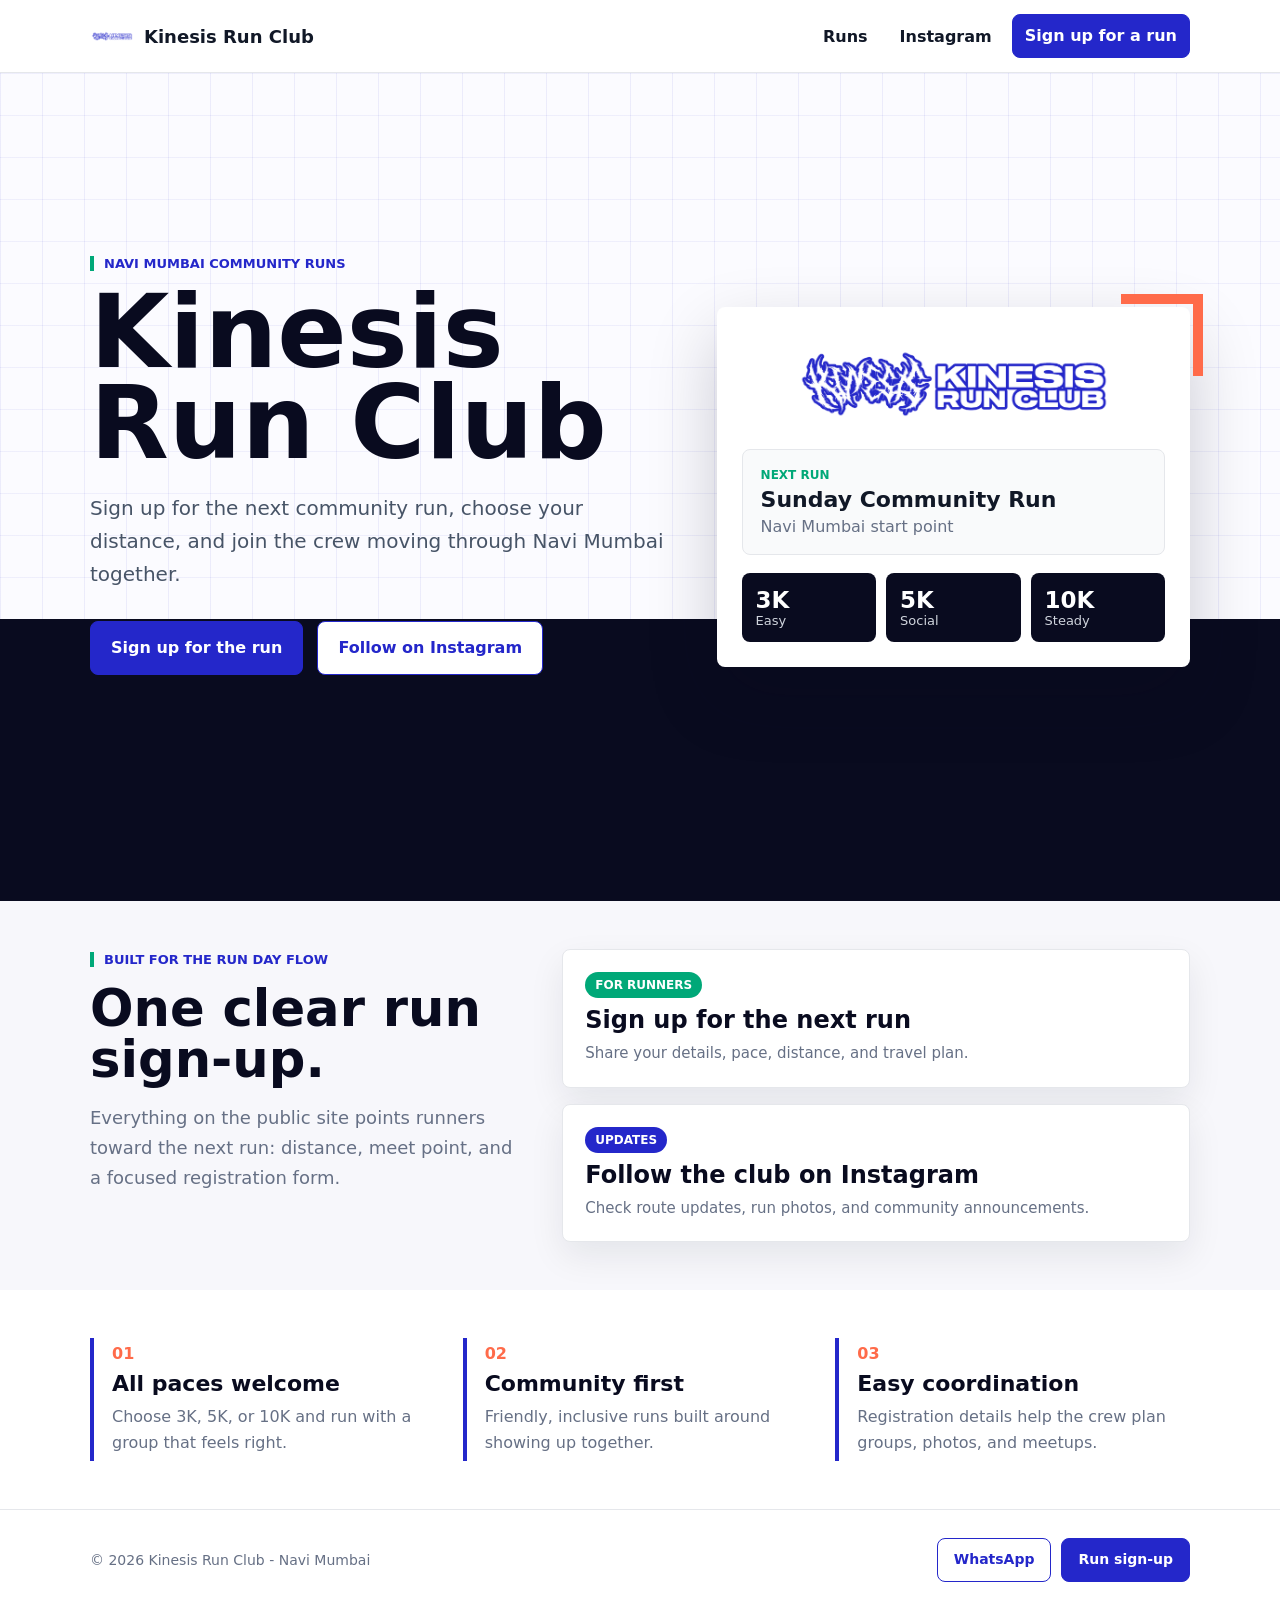
<file: index.html>
<!DOCTYPE html>
<html lang="en">
  <head>
    <meta charset="utf-8" />
    <meta name="viewport" content="width=device-width, initial-scale=1" />
    <title>Kinesis Run Club</title>
    <meta
      name="description"
      content="Kinesis Run Club is a Navi Mumbai community run club with simple sign-ups for upcoming runs."
    />
    <link rel="stylesheet" href="assets/style.css" />
    <link rel="icon" href="assets/kinesis_logo.png" />
    <meta name="theme-color" content="#2427CA" />
  </head>
  <body>
    <nav class="nav">
      <div class="container nav-inner">
        <a class="brand" href="index.html" aria-label="Kinesis Run Club home">
          <img src="assets/kinesis_logo.png" alt="" />
          <span>Kinesis Run Club</span>
        </a>
        <button
          class="hamburger"
          type="button"
          data-menu-toggle
          aria-label="Open menu"
          aria-controls="navLinks"
          aria-expanded="false"
        >
          <span></span>
          <span></span>
          <span></span>
        </button>
        <div class="navlinks" id="navLinks">
          <button class="close-btn" type="button" data-menu-toggle aria-label="Close menu">
            &times;
          </button>
          <a href="#runs">Runs</a>
          <a href="https://www.instagram.com/kinesisrunclub/" target="_blank" rel="noopener">
            Instagram
          </a>
          <a href="register_run.html" class="btn">Sign up for a run</a>
        </div>
      </div>
    </nav>
    <div class="overlay" data-menu-toggle></div>

    <main>
      <section class="home-hero">
        <div class="container home-hero-inner">
          <div class="home-copy">
            <span class="eyebrow">Navi Mumbai community runs</span>
            <h1>Kinesis Run Club</h1>
            <p>
              Sign up for the next community run, choose your distance, and
              join the crew moving through Navi Mumbai together.
            </p>
            <div class="hero-actions">
              <a class="btn btn-large" href="register_run.html">Sign up for the run</a>
              <a
                class="btn ghost btn-large"
                href="https://www.instagram.com/kinesisrunclub/"
                target="_blank"
                rel="noopener"
                >Follow on Instagram</a
              >
            </div>
          </div>

          <div class="home-panel" aria-label="Kinesis Run Club run summary">
            <img src="assets/kinesis_logo.png" alt="Kinesis Run Club logo" />
            <div class="run-card">
              <span class="run-card-label">Next run</span>
              <strong>Sunday Community Run</strong>
              <span>Navi Mumbai start point</span>
            </div>
            <div class="run-metrics">
              <div>
                <strong>3K</strong>
                <span>Easy</span>
              </div>
              <div>
                <strong>5K</strong>
                <span>Social</span>
              </div>
              <div>
                <strong>10K</strong>
                <span>Steady</span>
              </div>
            </div>
          </div>
        </div>
      </section>

      <section class="section" id="runs">
        <div class="container split-section">
          <div>
            <span class="eyebrow">Built for the run day flow</span>
            <h2 class="section-title">One clear run sign-up.</h2>
            <p class="section-copy">
              Everything on the public site points runners toward the next run:
              distance, meet point, and a focused registration form.
            </p>
          </div>
          <div class="choice-grid">
            <a class="choice-card runner" href="register_run.html">
              <span>For runners</span>
              <strong>Sign up for the next run</strong>
              <small>Share your details, pace, distance, and travel plan.</small>
            </a>
            <a
              class="choice-card admin"
              href="https://www.instagram.com/kinesisrunclub/"
              target="_blank"
              rel="noopener"
            >
              <span>Updates</span>
              <strong>Follow the club on Instagram</strong>
              <small>Check route updates, run photos, and community announcements.</small>
            </a>
          </div>
        </div>
      </section>

      <section class="section soft-section">
        <div class="container grid grid-3">
          <div class="feature">
            <span>01</span>
            <h3>All paces welcome</h3>
            <p>Choose 3K, 5K, or 10K and run with a group that feels right.</p>
          </div>
          <div class="feature">
            <span>02</span>
            <h3>Community first</h3>
            <p>Friendly, inclusive runs built around showing up together.</p>
          </div>
          <div class="feature">
            <span>03</span>
            <h3>Easy coordination</h3>
            <p>Registration details help the crew plan groups, photos, and meetups.</p>
          </div>
        </div>
      </section>
    </main>

    <footer class="footer">
      <div class="container footer-inner">
        <div>&copy; 2026 Kinesis Run Club - Navi Mumbai</div>
        <div class="footer-actions">
          <a
            class="btn ghost"
            href="https://wa.me/919999999999?text=Hi%20Kinesis%20team!%20I%20had%20a%20question%20about%20the%20next%20run."
            target="_blank"
            rel="noopener"
            >WhatsApp</a
          >
          <a class="btn" href="register_run.html">Run sign-up</a>
        </div>
      </div>
    </footer>

    <script src="assets/site.js"></script>
  </body>
</html>
</file>
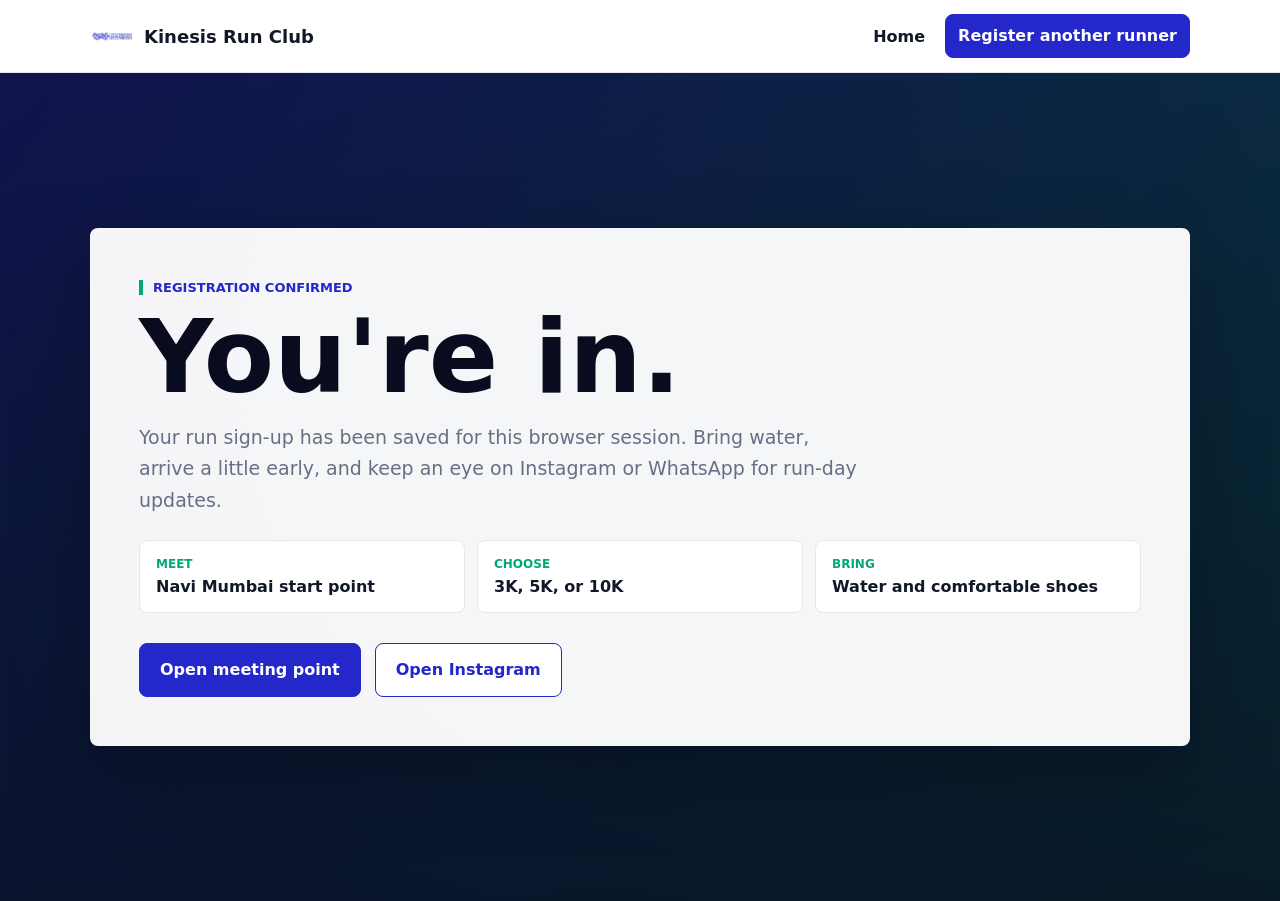
<file: confirmation.html>
<!DOCTYPE html>
<html lang="en">
  <head>
    <meta charset="utf-8" />
    <meta name="viewport" content="width=device-width, initial-scale=1" />
    <title>You're In - Kinesis Run Club</title>
    <meta
      name="description"
      content="Your Kinesis Run Club registration confirmation with meeting point and run-day links."
    />
    <link rel="stylesheet" href="assets/style.css" />
    <link rel="icon" href="assets/kinesis_logo.png" />
    <meta name="theme-color" content="#2427CA" />
  </head>
  <body>
    <nav class="nav">
      <div class="container nav-inner">
        <a class="brand" href="index.html" aria-label="Kinesis Run Club home">
          <img src="assets/kinesis_logo.png" alt="" />
          <span>Kinesis Run Club</span>
        </a>
        <button
          class="hamburger"
          type="button"
          data-menu-toggle
          aria-label="Open menu"
          aria-controls="navLinks"
          aria-expanded="false"
        >
          <span></span>
          <span></span>
          <span></span>
        </button>
        <div class="navlinks" id="navLinks">
          <button class="close-btn" type="button" data-menu-toggle aria-label="Close menu">
            &times;
          </button>
          <a href="index.html">Home</a>
          <a href="register_run.html" class="btn">Register another runner</a>
        </div>
      </div>
    </nav>
    <div class="overlay" data-menu-toggle></div>

    <main>
      <section class="confirmation-hero">
        <div class="container confirmation-card">
          <span class="eyebrow">Registration confirmed</span>
          <h1>You're in.</h1>
          <p>
            Your run sign-up has been saved for this browser session. Bring
            water, arrive a little early, and keep an eye on Instagram or
            WhatsApp for run-day updates.
          </p>
          <div class="confirmation-grid">
            <div>
              <span>Meet</span>
              <strong>Navi Mumbai start point</strong>
            </div>
            <div>
              <span>Choose</span>
              <strong>3K, 5K, or 10K</strong>
            </div>
            <div>
              <span>Bring</span>
              <strong>Water and comfortable shoes</strong>
            </div>
          </div>
          <div class="hero-actions">
            <a
              class="btn btn-large"
              href="https://maps.app.goo.gl/FHU3wwp6EKNCJDRWA"
              target="_blank"
              rel="noopener"
              >Open meeting point</a
            >
            <a
              class="btn ghost btn-large"
              href="https://www.instagram.com/kinesisrunclub/"
              target="_blank"
              rel="noopener"
              >Open Instagram</a
            >
          </div>
        </div>
      </section>
    </main>
    <script src="assets/site.js"></script>
  </body>
</html>
</file>
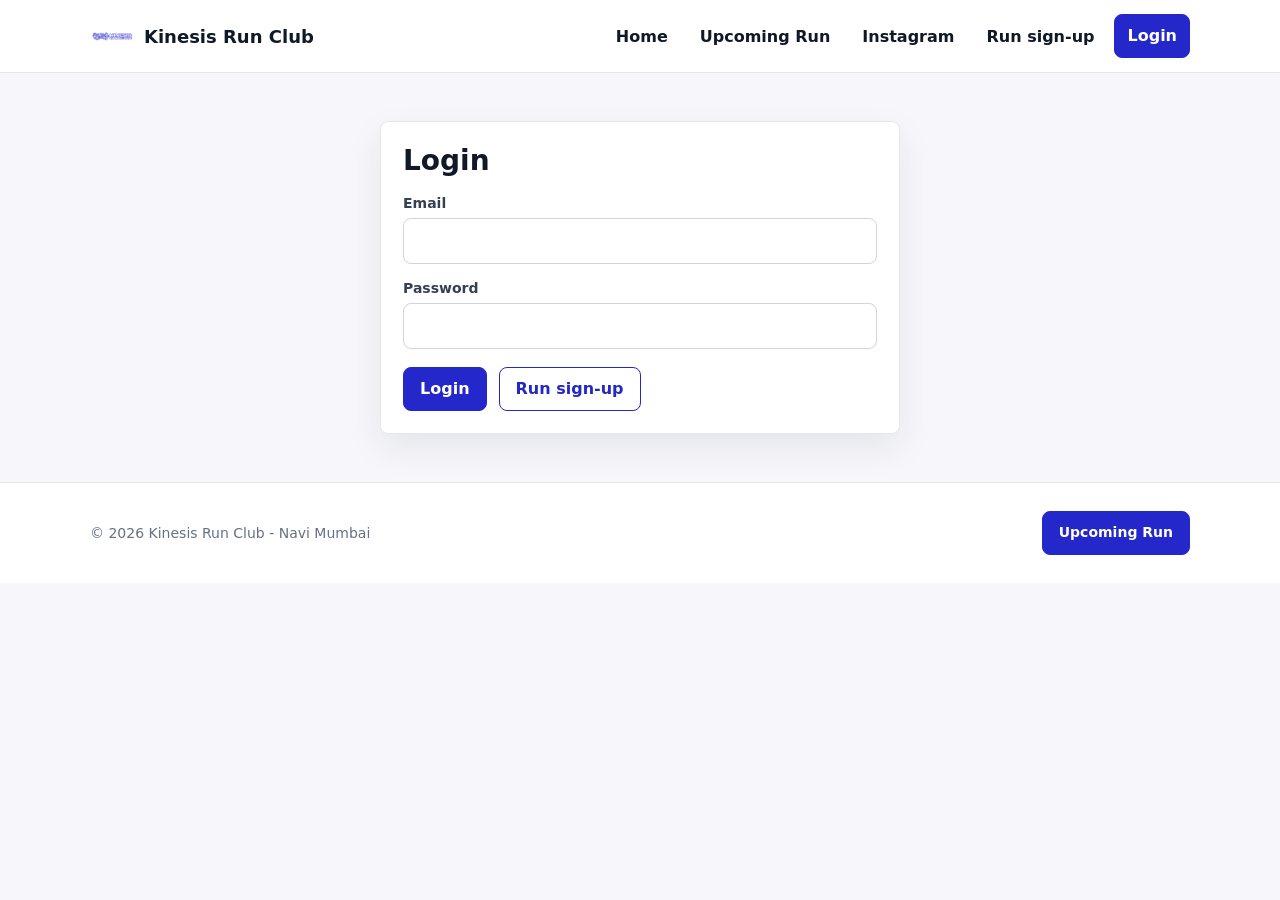
<file: login.html>
<!DOCTYPE html>
<html lang="en">
  <head>
    <meta charset="utf-8" />
    <meta name="viewport" content="width=device-width, initial-scale=1" />
    <title>Login - Kinesis Run Club</title>
    <link rel="stylesheet" href="assets/style.css" />
    <link rel="icon" href="assets/kinesis_logo.png" />
    <meta name="theme-color" content="#2427CA" />
  </head>
  <body>
    <nav class="nav">
      <div class="container nav-inner">
        <a class="brand" href="index.html" aria-label="Kinesis Run Club home">
          <img src="assets/kinesis_logo.png" alt="" />
          <span>Kinesis Run Club</span>
        </a>
        <button
          class="hamburger"
          type="button"
          data-menu-toggle
          aria-label="Open menu"
          aria-controls="navLinks"
          aria-expanded="false"
        >
          <span></span>
          <span></span>
          <span></span>
        </button>
        <div class="navlinks" id="navLinks">
          <button class="close-btn" type="button" data-menu-toggle aria-label="Close menu">
            &times;
          </button>
          <a href="index.html">Home</a>
          <a href="register_run.html">Upcoming Run</a>
          <a
            href="https://www.instagram.com/kinesisrunclub/"
            target="_blank"
            rel="noopener"
            >Instagram</a
          >
          <a href="register_run.html">Run sign-up</a>
          <a href="login.html" class="btn">Login</a>
        </div>
      </div>
    </nav>
    <div class="overlay" data-menu-toggle></div>

    <main>
      <section class="section">
        <div class="container" style="max-width: 520px">
          <div class="card">
            <h1 class="section-heading">Login</h1>
            <p class="notice" data-form-notice>
              You are signed in for this browser session.
            </p>
            <form data-demo-form data-success="You are signed in for this browser session.">
              <div class="field">
                <label for="email">Email</label>
                <input id="email" type="email" name="email" autocomplete="email" required />
              </div>
              <div class="field">
                <label for="password">Password</label>
                <input
                  id="password"
                  type="password"
                  name="password"
                  autocomplete="current-password"
                  required
                />
              </div>
              <div class="actions">
                <button class="btn" type="submit">Login</button>
                <a class="btn ghost" href="register_run.html">Run sign-up</a>
              </div>
            </form>
          </div>
        </div>
      </section>
    </main>

    <footer class="footer">
      <div class="container footer-inner">
        <div>&copy; 2026 Kinesis Run Club - Navi Mumbai</div>
        <div class="footer-actions">
          <a class="btn" href="register_run.html">Upcoming Run</a>
        </div>
      </div>
    </footer>

    <script src="assets/site.js"></script>
  </body>
</html>
</file>
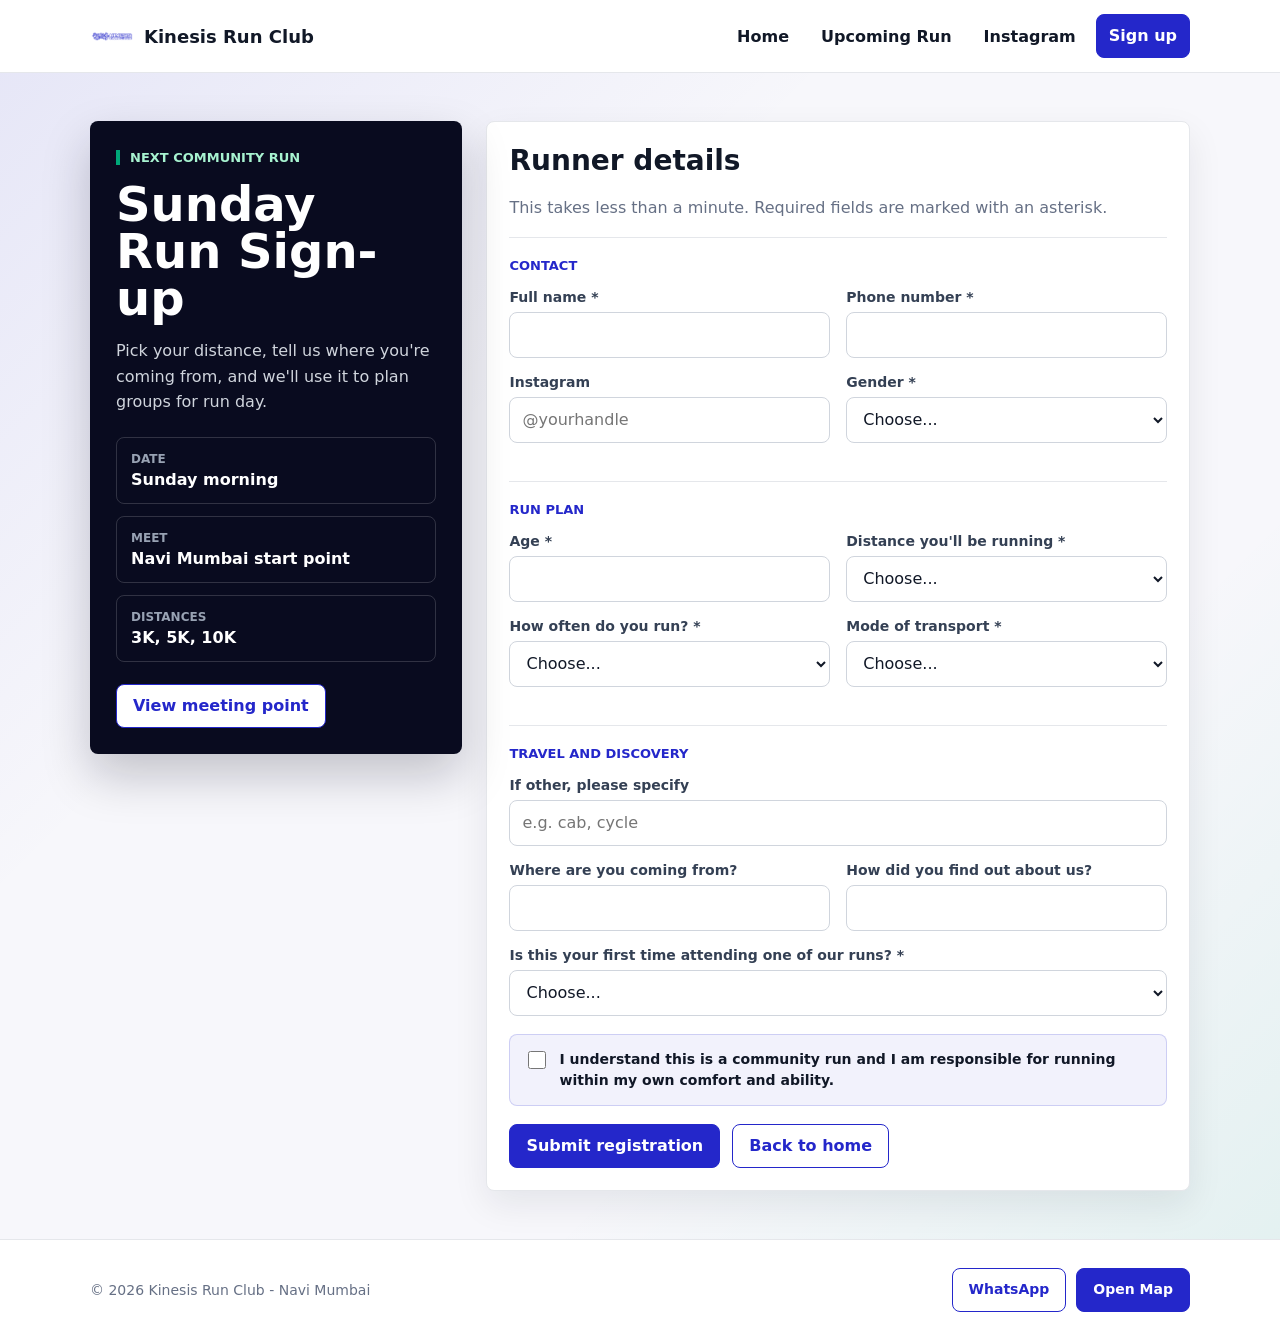
<file: register_run.html>
<!DOCTYPE html>
<html lang="en">
  <head>
    <meta charset="utf-8" />
    <meta name="viewport" content="width=device-width, initial-scale=1" />
    <title>Register for the Next Run - Kinesis Run Club</title>
    <link rel="stylesheet" href="assets/style.css" />
    <link rel="icon" href="assets/kinesis_logo.png" />
    <meta name="theme-color" content="#2427CA" />
  </head>
  <body>
    <nav class="nav">
      <div class="container nav-inner">
        <a class="brand" href="index.html" aria-label="Kinesis Run Club home">
          <img src="assets/kinesis_logo.png" alt="" />
          <span>Kinesis Run Club</span>
        </a>
        <button
          class="hamburger"
          type="button"
          data-menu-toggle
          aria-label="Open menu"
          aria-controls="navLinks"
          aria-expanded="false"
        >
          <span></span>
          <span></span>
          <span></span>
        </button>
        <div class="navlinks" id="navLinks">
          <button class="close-btn" type="button" data-menu-toggle aria-label="Close menu">
            &times;
          </button>
          <a href="index.html">Home</a>
          <a href="register_run.html">Upcoming Run</a>
          <a
            href="https://www.instagram.com/kinesisrunclub/"
            target="_blank"
            rel="noopener"
            >Instagram</a
          >
          <a href="register_run.html" class="btn">Sign up</a>
        </div>
      </div>
    </nav>
    <div class="overlay" data-menu-toggle></div>

    <main>
      <section class="section register-page">
        <div class="container register-layout">
          <aside class="run-summary">
            <span class="eyebrow">Next community run</span>
            <h1>Sunday Run Sign-up</h1>
            <p>
              Pick your distance, tell us where you're coming from, and we'll
              use it to plan groups for run day.
            </p>
            <div class="summary-list">
              <div>
                <span>Date</span>
                <strong>Sunday morning</strong>
              </div>
              <div>
                <span>Meet</span>
                <strong>Navi Mumbai start point</strong>
              </div>
              <div>
                <span>Distances</span>
                <strong>3K, 5K, 10K</strong>
              </div>
            </div>
            <a
              class="btn ghost"
              href="https://maps.app.goo.gl/FHU3wwp6EKNCJDRWA"
              target="_blank"
              rel="noopener"
              >View meeting point</a
            >
          </aside>

          <div class="card form-card">
            <h2 class="section-heading">Runner details</h2>
            <p class="muted">
              This takes less than a minute. Required fields are marked with an
              asterisk.
            </p>
            <p class="notice" data-form-notice>
              Registration saved for this browser session. See you at the run.
            </p>
            <form
              data-demo-form
              data-save-registration
              data-redirect="confirmation.html"
              data-success="Registration saved for this browser session. See you at the run."
            >
              <div class="form-section-title">Contact</div>
              <div class="form-row">
                <div class="field">
                  <label for="full_name">Full name *</label>
                  <input id="full_name" name="full_name" autocomplete="name" required />
                </div>
                <div class="field">
                  <label for="phone">Phone number *</label>
                  <input id="phone" name="phone" autocomplete="tel" required />
                </div>
              </div>

              <div class="form-row">
                <div class="field">
                  <label for="instagram">Instagram</label>
                  <input id="instagram" name="instagram" placeholder="@yourhandle" />
                </div>
                <div class="field">
                  <label for="gender">Gender *</label>
                  <select id="gender" name="gender" required>
                    <option value="">Choose...</option>
                    <option>Male</option>
                    <option>Female</option>
                    <option>Prefer not to say</option>
                  </select>
                </div>
              </div>

              <div class="form-section-title">Run plan</div>
              <div class="form-row">
                <div class="field">
                  <label for="age">Age *</label>
                  <input id="age" type="number" name="age" min="5" max="120" required />
                </div>
                <div class="field">
                  <label for="distance">Distance you'll be running *</label>
                  <select id="distance" name="distance" required>
                    <option value="">Choose...</option>
                    <option>3KM</option>
                    <option>5KM</option>
                    <option>10KM</option>
                  </select>
                </div>
              </div>

              <div class="form-row">
                <div class="field">
                  <label for="frequency">How often do you run? *</label>
                  <select id="frequency" name="frequency" required>
                    <option value="">Choose...</option>
                    <option>3 or more times a week</option>
                    <option>1-3 times a week</option>
                    <option>Less than once a week</option>
                  </select>
                </div>
                <div class="field">
                  <label for="transport">Mode of transport *</label>
                  <select id="transport" name="transport" required>
                    <option value="">Choose...</option>
                    <option>Walking</option>
                    <option>Public Transport</option>
                    <option>Two-wheeler</option>
                    <option>Car</option>
                    <option>Other</option>
                  </select>
                </div>
              </div>

              <div class="form-section-title">Travel and discovery</div>
              <div class="field">
                <label for="transport_other">If other, please specify</label>
                <input id="transport_other" name="transport_other" placeholder="e.g. cab, cycle" />
              </div>

              <div class="form-row">
                <div class="field">
                  <label for="coming_from">Where are you coming from?</label>
                  <input id="coming_from" name="coming_from" />
                </div>
                <div class="field">
                  <label for="referrer">How did you find out about us?</label>
                  <input id="referrer" name="referrer" />
                </div>
              </div>

              <div class="field">
                <label for="first_time">
                  Is this your first time attending one of our runs? *
                </label>
                <select id="first_time" name="first_time" required>
                  <option value="">Choose...</option>
                  <option>Yes</option>
                  <option>No</option>
                </select>
              </div>

              <label class="check-field" for="runner_consent">
                <input id="runner_consent" name="runner_consent" type="checkbox" required />
                <span>
                  I understand this is a community run and I am responsible for
                  running within my own comfort and ability.
                </span>
              </label>

              <div class="actions">
                <button class="btn" type="submit">Submit registration</button>
                <a class="btn ghost" href="index.html">Back to home</a>
              </div>
            </form>
          </div>
        </div>
      </section>
    </main>

    <footer class="footer">
      <div class="container footer-inner">
        <div>&copy; 2026 Kinesis Run Club - Navi Mumbai</div>
        <div class="footer-actions">
          <a
            class="btn ghost"
            href="https://wa.me/919999999999?text=Hi%20Kinesis%20team!%20I%20had%20a%20question%20about%20the%20next%20run."
            target="_blank"
            rel="noopener"
            >WhatsApp</a
          >
          <a
            class="btn"
            href="https://maps.app.goo.gl/FHU3wwp6EKNCJDRWA"
            target="_blank"
            rel="noopener"
            >Open Map</a
          >
        </div>
      </div>
    </footer>

    <script src="assets/site.js"></script>
  </body>
</html>
</file>
<file: assets/style.css>
:root {
  --primary: #2427ca;
  --primary-dark: #17198f;
  --accent: #00a878;
  --coral: #ff6b4a;
  --ink: #090b1f;
  --bg: #f7f7fb;
  --surface: #ffffff;
  --text: #111827;
  --muted: #667085;
  --line: #e5e7eb;
  --shadow: 0 14px 35px rgba(17, 24, 39, 0.08);
}

* {
  box-sizing: border-box;
}

html {
  scroll-behavior: smooth;
}

body {
  margin: 0;
  min-height: 100vh;
  font-family: Inter, ui-sans-serif, system-ui, -apple-system, BlinkMacSystemFont,
    "Segoe UI", Roboto, Arial, sans-serif;
  color: var(--text);
  background: var(--bg);
}

body.menu-open {
  overflow: hidden;
}

a {
  color: var(--primary);
  text-decoration: none;
}

img {
  max-width: 100%;
  height: auto;
}

.container {
  width: min(1100px, calc(100% - 32px));
  margin: 0 auto;
}

.nav {
  position: sticky;
  top: 0;
  z-index: 50;
  background: rgba(255, 255, 255, 0.94);
  border-bottom: 1px solid var(--line);
  backdrop-filter: blur(12px);
}

.nav-inner {
  display: flex;
  align-items: center;
  justify-content: space-between;
  min-height: 72px;
  gap: 18px;
}

.brand {
  display: inline-flex;
  align-items: center;
  gap: 10px;
  color: var(--text);
  font-size: 18px;
  font-weight: 800;
}

.brand img {
  width: 44px;
  height: 44px;
  border-radius: 8px;
  object-fit: contain;
}

.navlinks {
  display: flex;
  align-items: center;
  gap: 8px;
}

.navlinks a {
  border-radius: 8px;
  color: var(--text);
  font-weight: 650;
  padding: 10px 12px;
}

.navlinks a:hover {
  background: rgba(36, 39, 202, 0.08);
  color: var(--primary);
}

.navlinks .btn {
  color: #fff;
}

.hamburger,
.close-btn,
.overlay {
  display: none;
}

.btn {
  display: inline-flex;
  align-items: center;
  justify-content: center;
  min-height: 44px;
  padding: 10px 16px;
  border: 1px solid var(--primary);
  border-radius: 8px;
  background: var(--primary);
  color: #fff;
  cursor: pointer;
  font: inherit;
  font-weight: 750;
  line-height: 1.1;
  transition: background 0.2s ease, box-shadow 0.2s ease, transform 0.1s ease;
}

.btn-large {
  min-height: 54px;
  padding: 14px 20px;
  font-size: 16px;
}

.btn:hover {
  background: var(--primary-dark);
  box-shadow: 0 10px 20px rgba(36, 39, 202, 0.18);
  transform: translateY(-1px);
}

.btn.ghost {
  background: #fff;
  color: var(--primary);
}

.btn.ghost:hover {
  background: rgba(36, 39, 202, 0.08);
  color: var(--primary-dark);
}

.hero {
  display: grid;
  grid-template-columns: minmax(0, 1.05fr) minmax(320px, 0.95fr);
  align-items: center;
  gap: 34px;
  padding: 56px 0 40px;
}

.hero-logo {
  display: flex;
  align-items: center;
  gap: 14px;
  margin-bottom: 18px;
}

.hero-logo img {
  width: 92px;
  height: 92px;
  border-radius: 14px;
  object-fit: contain;
}

.badge {
  display: inline-flex;
  align-items: center;
  width: fit-content;
  border-radius: 999px;
  background: rgba(36, 39, 202, 0.09);
  color: var(--primary);
  padding: 7px 11px;
  font-size: 13px;
  font-weight: 800;
}

.hero h1 {
  max-width: 720px;
  margin: 0 0 14px;
  font-size: clamp(2.45rem, 6vw, 4.8rem);
  line-height: 0.96;
  letter-spacing: 0;
}

.hero p {
  max-width: 620px;
  color: var(--muted);
  font-size: 19px;
  line-height: 1.6;
}

.actions {
  display: flex;
  flex-wrap: wrap;
  gap: 12px;
  margin-top: 18px;
}

.contact-line {
  margin-top: 16px;
  color: var(--muted);
  font-size: 14px;
  line-height: 1.5;
}

.home-hero {
  position: relative;
  overflow: hidden;
  min-height: calc(100vh - 72px);
  background:
    linear-gradient(90deg, rgba(36, 39, 202, 0.07) 1px, transparent 1px),
    linear-gradient(rgba(36, 39, 202, 0.06) 1px, transparent 1px),
    #fbfbff;
  background-size: 42px 42px;
}

.home-hero::before {
  content: "";
  position: absolute;
  inset: auto 0 0;
  height: 34%;
  background: var(--ink);
}

.home-hero-inner {
  position: relative;
  display: grid;
  grid-template-columns: minmax(0, 1.1fr) minmax(300px, 0.9fr);
  align-items: center;
  gap: 48px;
  min-height: calc(100vh - 72px);
  padding: 42px 0;
}

.home-copy {
  padding: 18px 0 64px;
}

.eyebrow {
  display: inline-flex;
  width: fit-content;
  border-left: 4px solid var(--accent);
  color: var(--primary);
  font-size: 13px;
  font-weight: 850;
  letter-spacing: 0;
  margin-bottom: 16px;
  padding-left: 10px;
  text-transform: uppercase;
}

.home-copy h1 {
  max-width: 760px;
  margin: 0;
  color: var(--ink);
  font-size: clamp(3rem, 8vw, 7.4rem);
  letter-spacing: 0;
  line-height: 0.88;
}

.home-copy p {
  max-width: 620px;
  margin: 24px 0 0;
  color: #475467;
  font-size: 20px;
  line-height: 1.65;
}

.hero-actions {
  display: flex;
  flex-wrap: wrap;
  gap: 14px;
  margin-top: 30px;
}

.home-panel {
  position: relative;
  display: grid;
  gap: 18px;
  border: 1px solid rgba(255, 255, 255, 0.42);
  border-radius: 8px;
  background: #fff;
  box-shadow: 0 28px 70px rgba(9, 11, 31, 0.2);
  padding: 24px;
}

.home-panel::before {
  content: "";
  position: absolute;
  top: -14px;
  right: -14px;
  width: 72px;
  height: 72px;
  border-top: 10px solid var(--coral);
  border-right: 10px solid var(--coral);
}

.home-panel img {
  width: min(100%, 340px);
  justify-self: center;
  border-radius: 8px;
}

.run-card {
  display: grid;
  gap: 5px;
  border: 1px solid var(--line);
  border-radius: 8px;
  background: #f9fafb;
  padding: 18px;
}

.run-card-label {
  color: var(--accent);
  font-size: 12px;
  font-weight: 850;
  text-transform: uppercase;
}

.run-card strong {
  font-size: 22px;
}

.run-card span:last-child {
  color: var(--muted);
}

.run-metrics {
  display: grid;
  grid-template-columns: repeat(3, minmax(0, 1fr));
  gap: 10px;
}

.run-metrics div {
  border-radius: 8px;
  background: var(--ink);
  color: #fff;
  padding: 14px;
}

.run-metrics strong,
.run-metrics span {
  display: block;
}

.run-metrics strong {
  font-size: 23px;
}

.run-metrics span {
  color: #d0d5dd;
  font-size: 13px;
}

.split-section {
  display: grid;
  grid-template-columns: minmax(0, 0.82fr) minmax(320px, 1.18fr);
  align-items: start;
  gap: 36px;
}

.section-title {
  margin: 0;
  color: var(--ink);
  font-size: clamp(2rem, 4vw, 3.6rem);
  line-height: 1;
}

.section-copy {
  max-width: 520px;
  color: var(--muted);
  font-size: 18px;
  line-height: 1.65;
}

.choice-grid {
  display: grid;
  gap: 16px;
}

.choice-card {
  display: grid;
  gap: 8px;
  border: 1px solid var(--line);
  border-radius: 8px;
  background: #fff;
  color: var(--text);
  padding: 22px;
  box-shadow: var(--shadow);
  transition: border-color 0.2s ease, box-shadow 0.2s ease, transform 0.1s ease;
}

.choice-card:hover {
  border-color: rgba(36, 39, 202, 0.42);
  box-shadow: 0 18px 46px rgba(17, 24, 39, 0.12);
  transform: translateY(-2px);
}

.choice-card span {
  width: fit-content;
  border-radius: 999px;
  color: #fff;
  font-size: 12px;
  font-weight: 850;
  padding: 6px 10px;
  text-transform: uppercase;
}

.choice-card.runner span {
  background: var(--accent);
}

.choice-card.admin span {
  background: var(--primary);
}

.choice-card strong {
  color: var(--ink);
  font-size: 24px;
}

.choice-card small {
  color: var(--muted);
  font-size: 15px;
  line-height: 1.5;
}

.soft-section {
  background: #fff;
}

.feature {
  border-left: 4px solid var(--primary);
  padding: 6px 0 6px 18px;
}

.feature span {
  color: var(--coral);
  font-weight: 900;
}

.feature h3 {
  margin: 8px 0;
  color: var(--ink);
  font-size: 22px;
}

.feature p {
  margin: 0;
  color: var(--muted);
  line-height: 1.6;
}

.register-page {
  background:
    linear-gradient(135deg, rgba(36, 39, 202, 0.08), transparent 34%),
    linear-gradient(315deg, rgba(0, 168, 120, 0.08), transparent 30%),
    var(--bg);
}

.register-layout {
  display: grid;
  grid-template-columns: minmax(260px, 0.45fr) minmax(0, 0.85fr);
  align-items: start;
  gap: 24px;
}

.run-summary {
  position: sticky;
  top: 96px;
  border-radius: 8px;
  background: var(--ink);
  color: #fff;
  padding: 26px;
  box-shadow: 0 22px 48px rgba(9, 11, 31, 0.22);
}

.run-summary .eyebrow {
  color: #a7f3d0;
}

.run-summary h1 {
  margin: 0;
  font-size: clamp(2rem, 4vw, 3rem);
  line-height: 0.98;
}

.run-summary p {
  color: #d0d5dd;
  line-height: 1.6;
}

.summary-list {
  display: grid;
  gap: 12px;
  margin: 22px 0;
}

.summary-list div {
  border: 1px solid rgba(255, 255, 255, 0.16);
  border-radius: 8px;
  padding: 14px;
}

.summary-list span,
.summary-list strong {
  display: block;
}

.summary-list span {
  color: #98a2b3;
  font-size: 12px;
  font-weight: 850;
  text-transform: uppercase;
}

.summary-list strong {
  margin-top: 4px;
}

.form-card {
  padding: 26px;
}

.form-section-title {
  border-top: 1px solid var(--line);
  color: var(--primary);
  font-size: 13px;
  font-weight: 900;
  margin: 22px 0 16px;
  padding-top: 20px;
  text-transform: uppercase;
}

.form-section-title:first-of-type {
  margin-top: 8px;
}

.check-field {
  display: flex;
  align-items: flex-start;
  gap: 10px;
  border: 1px solid rgba(36, 39, 202, 0.18);
  border-radius: 8px;
  background: rgba(36, 39, 202, 0.06);
  color: var(--text);
  line-height: 1.5;
  margin: 18px 0 0;
  padding: 14px;
}

.check-field input {
  flex: 0 0 auto;
  width: 18px;
  min-height: 18px;
  margin-top: 2px;
}

.confirmation-hero {
  min-height: calc(100vh - 72px);
  display: grid;
  align-items: center;
  background:
    linear-gradient(rgba(9, 11, 31, 0.72), rgba(9, 11, 31, 0.9)),
    linear-gradient(135deg, var(--primary), var(--accent));
  padding: 48px 0;
}

.confirmation-card {
  border: 1px solid rgba(255, 255, 255, 0.16);
  border-radius: 8px;
  background: rgba(255, 255, 255, 0.96);
  box-shadow: 0 30px 80px rgba(0, 0, 0, 0.26);
  padding: clamp(24px, 5vw, 48px);
}

.confirmation-card h1 {
  margin: 0;
  color: var(--ink);
  font-size: clamp(3rem, 8vw, 7rem);
  line-height: 0.9;
}

.confirmation-card p {
  max-width: 720px;
  color: var(--muted);
  font-size: 19px;
  line-height: 1.65;
}

.confirmation-grid {
  display: grid;
  grid-template-columns: repeat(3, minmax(0, 1fr));
  gap: 12px;
  margin-top: 24px;
}

.confirmation-grid div {
  border: 1px solid var(--line);
  border-radius: 8px;
  background: #fff;
  padding: 16px;
}

.confirmation-grid span,
.confirmation-grid strong {
  display: block;
}

.confirmation-grid span {
  color: var(--accent);
  font-size: 12px;
  font-weight: 900;
  text-transform: uppercase;
}

.confirmation-grid strong {
  margin-top: 6px;
}

.section {
  padding: 48px 0;
}

.section-heading {
  margin: 0 0 18px;
  font-size: 28px;
}

.card {
  border: 1px solid var(--line);
  border-radius: 8px;
  background: var(--surface);
  box-shadow: var(--shadow);
  padding: 22px;
}

.card h2,
.card h3 {
  margin-top: 0;
}

.card p {
  color: var(--muted);
  line-height: 1.6;
}

.grid {
  display: grid;
  gap: 18px;
}

.grid-3 {
  grid-template-columns: repeat(3, minmax(0, 1fr));
}

.map-card iframe {
  width: 100%;
  height: 340px;
  border: 0;
  border-radius: 8px;
}

.form-row {
  display: grid;
  grid-template-columns: repeat(2, minmax(0, 1fr));
  gap: 16px;
}

.field,
form > div:not(.actions):not(.form-row) {
  margin-bottom: 16px;
}

label {
  display: block;
  margin-bottom: 7px;
  color: #344054;
  font-size: 14px;
  font-weight: 750;
}

input,
select,
textarea {
  width: 100%;
  min-height: 46px;
  border: 1px solid #d0d5dd;
  border-radius: 8px;
  background: #fff;
  color: var(--text);
  font: inherit;
  padding: 11px 12px;
  outline: none;
}

textarea {
  min-height: 120px;
  resize: vertical;
}

input:focus,
select:focus,
textarea:focus {
  border-color: var(--primary);
  box-shadow: 0 0 0 4px rgba(36, 39, 202, 0.12);
}

.muted {
  color: var(--muted);
}

.notice {
  display: none;
  margin: 0 0 18px;
  border: 1px solid rgba(0, 168, 120, 0.3);
  border-radius: 8px;
  background: rgba(0, 168, 120, 0.08);
  color: #05603a;
  padding: 12px 14px;
  font-weight: 700;
}

.notice.is-visible {
  display: block;
}

.footer {
  border-top: 1px solid var(--line);
  background: #fff;
  color: var(--muted);
  font-size: 14px;
  padding: 28px 0;
}

.footer-inner {
  display: flex;
  align-items: center;
  justify-content: space-between;
  gap: 16px;
  flex-wrap: wrap;
}

.footer-actions {
  display: flex;
  flex-wrap: wrap;
  gap: 10px;
}

@media (max-width: 860px) {
  .hero,
  .home-hero-inner,
  .split-section,
  .register-layout,
  .confirmation-grid,
  .grid-3 {
    grid-template-columns: 1fr;
  }

  .run-summary {
    position: static;
  }

  .home-hero {
    min-height: auto;
  }

  .home-hero::before {
    height: 26%;
  }

  .home-hero-inner {
    min-height: auto;
    gap: 24px;
    padding: 34px 0;
  }

  .home-copy {
    padding: 8px 0 0;
  }

  .home-copy p {
    font-size: 17px;
  }

  .hero-actions .btn {
    width: 100%;
  }

  .home-panel {
    padding: 18px;
  }

  .run-metrics {
    grid-template-columns: 1fr;
  }

  .hero {
    padding-top: 34px;
  }

  .hero-logo {
    align-items: flex-start;
    flex-direction: column;
  }

  .form-row {
    grid-template-columns: 1fr;
    gap: 0;
  }

  .hamburger {
    display: inline-flex;
    flex-direction: column;
    justify-content: center;
    gap: 5px;
    width: 44px;
    height: 44px;
    border: 1px solid var(--line);
    border-radius: 8px;
    background: #fff;
    cursor: pointer;
    padding: 0 10px;
  }

  .hamburger span {
    display: block;
    height: 2px;
    border-radius: 999px;
    background: var(--text);
  }

  .close-btn {
    display: block;
    position: absolute;
    top: 18px;
    right: 18px;
    border: 0;
    background: transparent;
    color: #fff;
    cursor: pointer;
    font-size: 34px;
    line-height: 1;
  }

  .navlinks {
    position: fixed;
    inset: 0 0 0 auto;
    z-index: 80;
    width: min(82vw, 310px);
    height: 100vh;
    align-items: stretch;
    flex-direction: column;
    gap: 8px;
    background: var(--primary);
    padding: 76px 22px 22px;
    transform: translateX(105%);
    transition: transform 0.22s ease;
  }

  .navlinks.active {
    transform: translateX(0);
  }

  .navlinks a,
  .navlinks a:hover {
    color: #fff;
    background: transparent;
  }

  .navlinks .btn,
  .navlinks .btn:hover {
    border-color: #fff;
    background: #fff;
    color: var(--primary);
  }

  .overlay {
    display: block;
    position: fixed;
    inset: 0;
    z-index: 70;
    background: rgba(17, 24, 39, 0.48);
    opacity: 0;
    pointer-events: none;
    transition: opacity 0.22s ease;
  }

  .overlay.active {
    opacity: 1;
    pointer-events: auto;
  }

  .actions .btn,
  form .actions .btn {
    width: 100%;
  }

  .footer-inner {
    align-items: stretch;
    flex-direction: column;
  }

  .footer-actions .btn {
    flex: 1 1 140px;
  }
}
</file>
